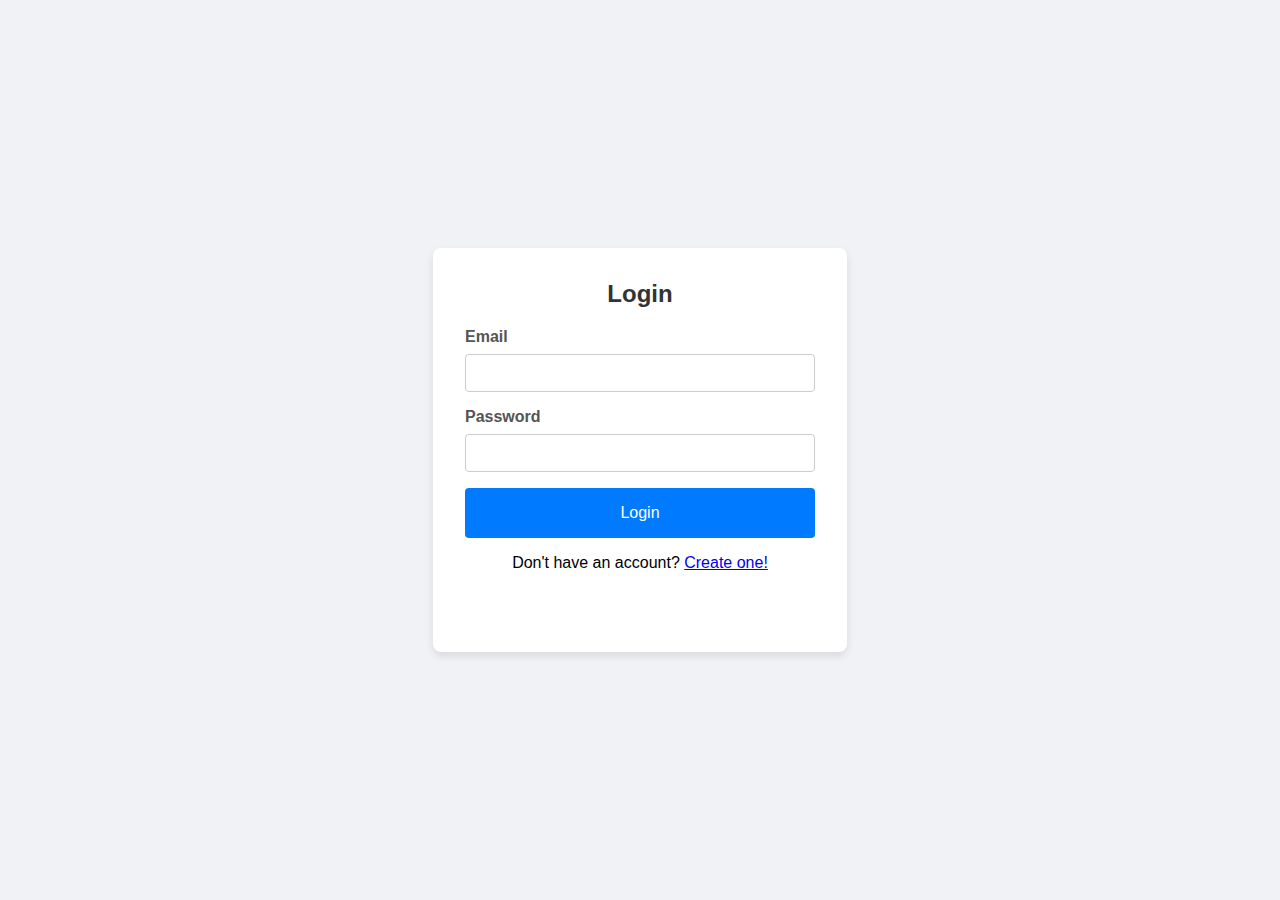
<file: index.html>
<!DOCTYPE html>
<html lang="en">
<head>
    <meta charset="UTF-8">
    <meta name="viewport" content="width=device-width, initial-scale=1.0">
    <title>Login / Sign Up</title>
    <link rel="stylesheet" href="style.css">
</head>
<body>
    <div class="container">
        <form id="login-form">
            <h2>Login</h2>
            <div class="input-group">
                <label for="login-email">Email</label>
                <input type="email" id="login-email" required>
            </div>
            <div class="input-group">
                <label for="login-password">Password</label>
                <input type="password" id="login-password" required>
            </div>
            <button type="submit">Login</button>
            <p>Don't have an account? <a href="#" id="show-signup">Create one!</a></p>
        </form>

        <form id="signup-form" class="hidden">
            <h2>Create Account</h2>
            <div class="input-group">
                <label for="signup-email">Email</label>
                <input type="email" id="signup-email" required>
            </div>
            <div class="input-group">
                <label for="signup-password">Password</label>
                <input type="password" id="signup-password" required>
            </div>
            <button type="submit">Sign Up</button>
            <p>Already have an account? <a href="#" id="show-login">Login here!</a></p>
        </form>

        <div id="message" class="message"></div>
    </div>
    <script src="script.js"></script>
</body>
</html>
</file>
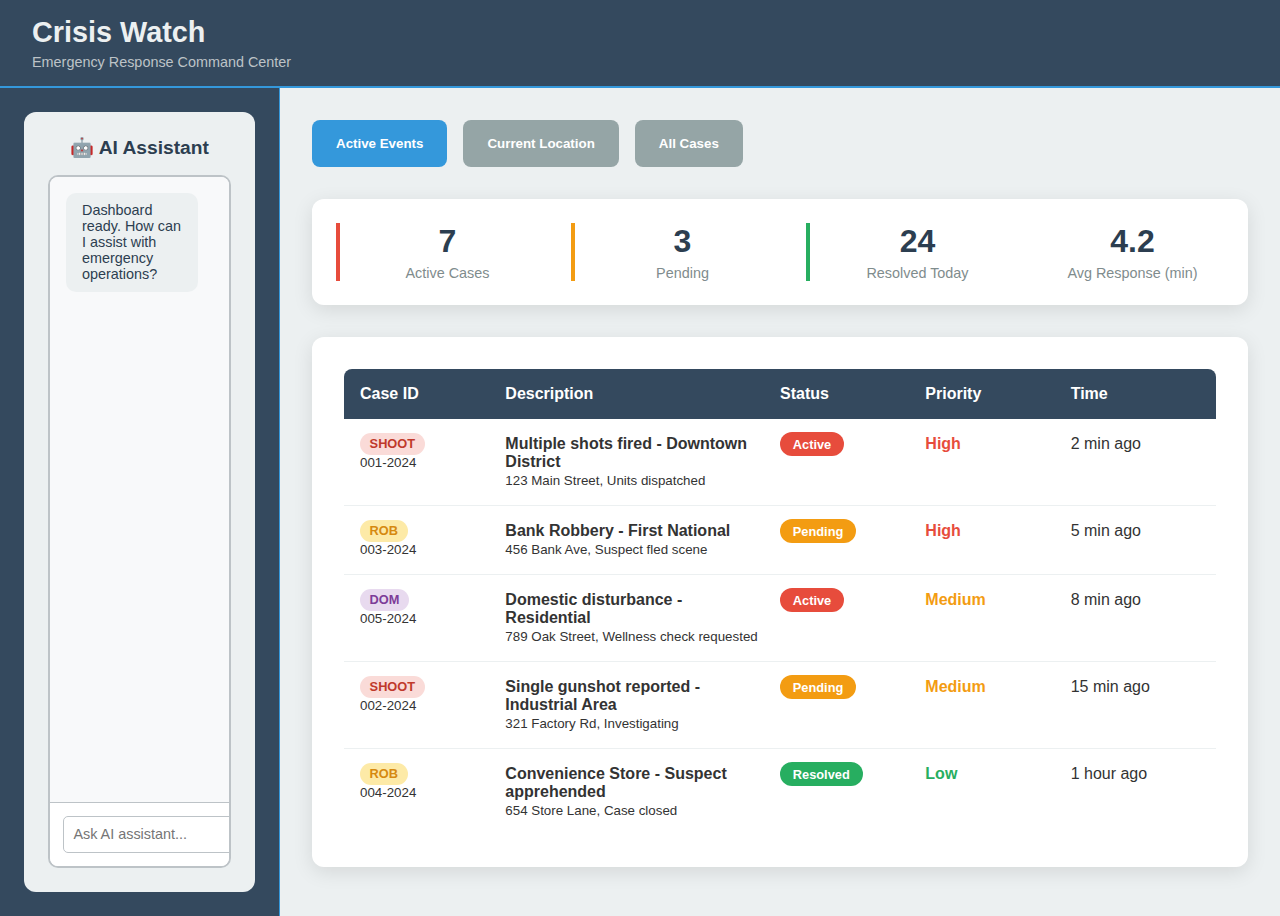
<file: landingpage.html>
<!DOCTYPE html>
<html lang="en">
<head>
    <meta charset="UTF-8">
    <meta name="viewport" content="width=device-width, initial-scale=1.0">
    <title>Crisis Watch</title>
    <link rel="stylesheet" href="./landingpagestyle.css">
</head>
<body>
    <div class="dashboard-container">
        <div class="header">
            <h1>Crisis Watch</h1>
            <div class="subtitle">Emergency Response Command Center</div>
        </div>

        <div class="sidebar">
            <div class="chat-section">
                <div class="chat-title">🤖 AI Assistant</div>
                <div class="chat-container">
                    <div class="chat-messages" id="chatMessages">
                        <div class="message bot-message">
                            Dashboard ready. How can I assist with emergency operations?
                        </div>
                    </div>
                    <div class="chat-input-container">
                        <input type="text" class="chat-input" id="chatInput" placeholder="Ask AI assistant..." autocomplete="off">
                        <button class="send-btn" onclick="sendMessage()">Send</button>
                    </div>
                </div>
            </div>
        </div>

        <div class="main-content">
            <div class="dashboard-header">
                <button class="action-btn active" onclick="filterCases('active')">Active Events</button>
                <button class="action-btn" onclick="filterCases('current')">Current Location</button>
                <button class="action-btn" onclick="filterCases('all')">All Cases</button>
            </div>

            <div class="stats-bar">
                <div class="stat-item stat-active">
                    <div class="stat-number" id="activeCount">7</div>
                    <div class="stat-label">Active Cases</div>
                </div>
                <div class="stat-item stat-pending">
                    <div class="stat-number" id="pendingCount">3</div>
                    <div class="stat-label">Pending</div>
                </div>
                <div class="stat-item stat-resolved">
                    <div class="stat-number" id="resolvedCount">24</div>
                    <div class="stat-label">Resolved Today</div>
                </div>
                <div class="stat-item">
                    <div class="stat-number" id="responseTime">4.2</div>
                    <div class="stat-label">Avg Response (min)</div>
                </div>
            </div>

            <div class="cases-grid">
                <div class="grid-header">
                    <div>Case ID</div>
                    <div>Description</div>
                    <div>Status</div>
                    <div>Priority</div>
                    <div>Time</div>
                </div>
                
                <div id="casesContainer">
                    <div class="case-row" data-status="active">
                        <div>
                            <span class="case-type type-shooting">SHOOT</span>
                            <br><small>001-2024</small>
                        </div>
                        <div>
                            <strong>Multiple shots fired - Downtown District</strong>
                            <br><small>123 Main Street, Units dispatched</small>
                        </div>
                        <div><span class="status-badge status-active">Active</span></div>
                        <div><span class="priority-high">High</span></div>
                        <div>2 min ago</div>
                    </div>
                    
                    <div class="case-row" data-status="pending">
                        <div>
                            <span class="case-type type-robbery">ROB</span>
                            <br><small>003-2024</small>
                        </div>
                        <div>
                            <strong>Bank Robbery - First National</strong>
                            <br><small>456 Bank Ave, Suspect fled scene</small>
                        </div>
                        <div><span class="status-badge status-pending">Pending</span></div>
                        <div><span class="priority-high">High</span></div>
                        <div>5 min ago</div>
                    </div>
                    
                    <div class="case-row" data-status="active">
                        <div>
                            <span class="case-type type-domestic">DOM</span>
                            <br><small>005-2024</small>
                        </div>
                        <div>
                            <strong>Domestic disturbance - Residential</strong>
                            <br><small>789 Oak Street, Wellness check requested</small>
                        </div>
                        <div><span class="status-badge status-active">Active</span></div>
                        <div><span class="priority-medium">Medium</span></div>
                        <div>8 min ago</div>
                    </div>
                    
                    <div class="case-row" data-status="pending">
                        <div>
                            <span class="case-type type-shooting">SHOOT</span>
                            <br><small>002-2024</small>
                        </div>
                        <div>
                            <strong>Single gunshot reported - Industrial Area</strong>
                            <br><small>321 Factory Rd, Investigating</small>
                        </div>
                        <div><span class="status-badge status-pending">Pending</span></div>
                        <div><span class="priority-medium">Medium</span></div>
                        <div>15 min ago</div>
                    </div>
                    
                    <div class="case-row" data-status="resolved">
                        <div>
                            <span class="case-type type-robbery">ROB</span>
                            <br><small>004-2024</small>
                        </div>
                        <div>
                            <strong>Convenience Store - Suspect apprehended</strong>
                            <br><small>654 Store Lane, Case closed</small>
                        </div>
                        <div><span class="status-badge status-resolved">Resolved</span></div>
                        <div><span class="priority-low">Low</span></div>
                        <div>1 hour ago</div>
                    </div>
                </div>
            </div>
        </div>
    </div>

    <script>
        // Chat functionality
        function sendMessage() {
            const input = document.getElementById('chatInput');
            const message = input.value.trim();
            
            if (message) {
                addMessage(message, 'user');
                input.value = '';
                
                setTimeout(() => {
                    generateBotResponse(message);
                }, 1000);
            }
        }

        function addMessage(text, sender) {
            const messagesContainer = document.getElementById('chatMessages');
            const messageDiv = document.createElement('div');
            messageDiv.className = `message ${sender}-message`;
            messageDiv.textContent = text;
            
            messagesContainer.appendChild(messageDiv);
            messagesContainer.scrollTop = messagesContainer.scrollHeight;
        }

        function generateBotResponse(userMessage) {
            const responses = [
                "Units dispatched to location. ETA 4 minutes.",
                "Case logged. Priority level assessed as HIGH.",
                "Emergency protocols activated. All units notified.",
                "Location confirmed. Sending backup support.",
                "Situation analysis complete. Recommendations sent.",
                "Database updated. Cross-referencing similar incidents."
            ];
            
            const randomResponse = responses[Math.floor(Math.random() * responses.length)];
            addMessage(randomResponse, 'bot');
        }

        // Filter functionality
        function filterCases(filter) {
            const buttons = document.querySelectorAll('.action-btn');
            const rows = document.querySelectorAll('.case-row');
            
            // Update active button
            buttons.forEach(btn => btn.classList.remove('active'));
            event.target.classList.add('active');
            
            // Filter rows
            rows.forEach(row => {
                if (filter === 'all') {
                    row.style.display = 'grid';
                } else if (filter === 'active') {
                    const status = row.dataset.status;
                    row.style.display = (status === 'active') ? 'grid' : 'none';
                } else if (filter === 'current') {
                    // Show all for demo - in real app would filter by location
                    row.style.display = 'grid';
                }
            });
            
            updateStats();
        }

        function updateStats() {
            const visibleRows = document.querySelectorAll('.case-row[style*="grid"], .case-row:not([style])');
            const activeCount = Array.from(visibleRows).filter(row => 
                row.dataset.status === 'active'
            ).length;
            const pendingCount = Array.from(visibleRows).filter(row => 
                row.dataset.status === 'pending'
            ).length;
            
            document.getElementById('activeCount').textContent = activeCount;
            document.getElementById('pendingCount').textContent = pendingCount;
        }

        // Handle Enter key in chat
        document.getElementById('chatInput').addEventListener('keypress', function(e) {
            if (e.key === 'Enter') {
                sendMessage();
            }
        });

        // Update case times periodically
        function updateCaseTimes() {
            const timeElements = document.querySelectorAll('.case-row > div:last-child');
            timeElements.forEach(element => {
                const currentText = element.textContent;
                if (currentText.includes('min ago')) {
                    const minutes = parseInt(currentText);
                    if (!isNaN(minutes) && minutes < 60) {
                        element.textContent = `${minutes + 1} min ago`;
                    }
                }
            });
        }

        setInterval(updateCaseTimes, 60000);

        // Add click interactions
        document.querySelectorAll('.case-row').forEach(row => {
            row.addEventListener('click', function() {
                this.style.background = '#e3f2fd';
                setTimeout(() => {
                    this.style.background = '';
                }, 300);
            });
        });
    </script>
</body>
</html>
</file>
<file: style.css>
body {
    font-family: sans-serif;
    background-color: #f0f2f5;
    display: flex;
    justify-content: center;
    align-items: center;
    height: 100vh;
    margin: 0;
}

.container {
    background: white;
    padding: 2em;
    border-radius: 8px;
    box-shadow: 0 4px 8px rgba(0, 0, 0, 0.1);
    width: 350px;
    text-align: center;
}

h2 {
    margin-top: 0;
    color: #333;
}

.input-group {
    margin-bottom: 1em;
    text-align: left;
}

label {
    display: block;
    margin-bottom: 0.5em;
    font-weight: bold;
    color: #555;
}

input[type="email"],
input[type="password"] {
    width: 100%;
    padding: 0.8em;
    border: 1px solid #ccc;
    border-radius: 4px;
    box-sizing: border-box;
}

button {
    width: 100%;
    padding: 1em;
    border: none;
    border-radius: 4px;
    background-color: #007bff;
    color: white;
    font-size: 1em;
    cursor: pointer;
    transition: background-color 0.3s ease;
}

button:hover {
    background-color: #0056b3;
}

.hidden {
    display: none;
}

.message {
    margin-top: 1em;
    padding: 1em;
    border-radius: 4px;
    font-weight: bold;
}

.message.success {
    background-color: #d4edda;
    color: #155724;
    border-color: #c3e6cb;
}

.message.error {
    background-color: #f8d7da;
    color: #721c24;
    border-color: #f5c6cb;
}
</file>
<file: landingpagestyle.css>
* {
            margin: 0;
            padding: 0;
            box-sizing: border-box;
        }

        body {
            font-family: 'Segoe UI', Tahoma, Geneva, Verdana, sans-serif;
            background: #2c3e50;
            color: #333;
            height: 100vh;
            overflow: hidden;
        }

        .dashboard-container {
            display: grid;
            grid-template-columns: 280px 1fr;
            grid-template-rows: auto 1fr;
            height: 100vh;
            gap: 0;
        }

        .header {
            grid-column: 1 / -1;
            background: #34495e;
            padding: 1rem 2rem;
            border-bottom: 2px solid #3498db;
        }

        .header h1 {
            color: #ecf0f1;
            font-size: 1.8rem;
            font-weight: 700;
        }

        .subtitle {
            color: #bdc3c7;
            font-size: 0.9rem;
            margin-top: 0.3rem;
        }

        .sidebar {
            background: #34495e;
            padding: 1.5rem;
            border-right: 1px solid #3498db;
        }

        .chat-section {
            background: #ecf0f1;
            border-radius: 12px;
            padding: 1.5rem;
            height: calc(100vh - 120px);
            display: flex;
            flex-direction: column;
        }

        .chat-title {
            color: #2c3e50;
            font-size: 1.2rem;
            font-weight: 600;
            margin-bottom: 1rem;
            text-align: center;
        }

        .chat-container {
            flex: 1;
            border: 2px solid #bdc3c7;
            border-radius: 10px;
            display: flex;
            flex-direction: column;
            overflow: hidden;
            background: white;
        }

        .chat-messages {
            flex: 1;
            padding: 1rem;
            overflow-y: auto;
            background: #f8f9fa;
        }

        .message {
            margin-bottom: 0.8rem;
            padding: 0.6rem 1rem;
            border-radius: 10px;
            max-width: 90%;
            font-size: 0.9rem;
        }

        .user-message {
            background: #3498db;
            color: white;
            align-self: flex-end;
            margin-left: auto;
        }

        .bot-message {
            background: #ecf0f1;
            color: #2c3e50;
            align-self: flex-start;
        }

        .chat-input-container {
            padding: 0.8rem;
            border-top: 1px solid #bdc3c7;
            background: white;
            display: flex;
            gap: 0.5rem;
        }

        .chat-input {
            flex: 1;
            padding: 0.6rem;
            border: 1px solid #bdc3c7;
            border-radius: 5px;
            outline: none;
            font-size: 0.9rem;
        }

        .send-btn {
            background: #3498db;
            color: white;
            border: none;
            padding: 0.6rem 1rem;
            border-radius: 5px;
            cursor: pointer;
            font-size: 0.9rem;
        }

        .main-content {
            background: #ecf0f1;
            padding: 2rem;
            overflow-y: auto;
        }

        .dashboard-header {
            display: flex;
            gap: 1rem;
            margin-bottom: 2rem;
        }

        .action-btn {
            background: #95a5a6;
            color: white;
            border: none;
            padding: 1rem 1.5rem;
            border-radius: 8px;
            cursor: pointer;
            font-weight: 600;
            transition: all 0.3s ease;
        }

        .action-btn.active {
            background: #3498db;
        }

        .action-btn:hover {
            transform: translateY(-2px);
            box-shadow: 0 4px 15px rgba(0, 0, 0, 0.2);
        }

        .cases-grid {
            background: white;
            border-radius: 12px;
            padding: 2rem;
            box-shadow: 0 5px 20px rgba(0, 0, 0, 0.1);
        }

        .grid-header {
            display: grid;
            grid-template-columns: 1fr 2fr 1fr 1fr 1fr;
            gap: 1rem;
            padding: 1rem;
            background: #34495e;
            color: white;
            font-weight: 600;
            border-radius: 8px 8px 0 0;
        }

        .case-row {
            display: grid;
            grid-template-columns: 1fr 2fr 1fr 1fr 1fr;
            gap: 1rem;
            padding: 1rem;
            border-bottom: 1px solid #ecf0f1;
            transition: background 0.3s ease;
            cursor: pointer;
        }

        .case-row:hover {
            background: #f8f9fa;
        }

        .case-row:last-child {
            border-bottom: none;
            border-radius: 0 0 8px 8px;
        }

        .status-badge {
            padding: 0.3rem 0.8rem;
            border-radius: 15px;
            font-size: 0.8rem;
            font-weight: 600;
            text-align: center;
        }

        .status-active {
            background: #e74c3c;
            color: white;
        }

        .status-pending {
            background: #f39c12;
            color: white;
        }

        .status-resolved {
            background: #27ae60;
            color: white;
        }

        .priority-high {
            color: #e74c3c;
            font-weight: 600;
        }

        .priority-medium {
            color: #f39c12;
            font-weight: 600;
        }

        .priority-low {
            color: #27ae60;
            font-weight: 600;
        }

        .case-type {
            padding: 0.2rem 0.6rem;
            border-radius: 12px;
            font-size: 0.8rem;
            font-weight: 600;
        }

        .type-shooting {
            background: #fadbd8;
            color: #c0392b;
        }

        .type-robbery {
            background: #fdeaa7;
            color: #d68910;
        }

        .type-domestic {
            background: #e8daef;
            color: #7d3c98;
        }

        .stats-bar {
            display: flex;
            gap: 2rem;
            margin-bottom: 2rem;
            background: white;
            padding: 1.5rem;
            border-radius: 12px;
            box-shadow: 0 5px 20px rgba(0, 0, 0, 0.1);
        }

        .stat-item {
            text-align: center;
            flex: 1;
        }

        .stat-number {
            font-size: 2rem;
            font-weight: 700;
            color: #2c3e50;
        }

        .stat-label {
            color: #7f8c8d;
            font-size: 0.9rem;
            margin-top: 0.3rem;
        }

        .stat-active { border-left: 4px solid #e74c3c; padding-left: 1rem; }
        .stat-pending { border-left: 4px solid #f39c12; padding-left: 1rem; }
        .stat-resolved { border-left: 4px solid #27ae60; padding-left: 1rem; }

        @media (max-width: 1024px) {
            .dashboard-container {
                grid-template-columns: 250px 1fr;
            }
            
            .grid-header, .case-row {
                grid-template-columns: 1fr 1.5fr 0.8fr 0.8fr 0.8fr;
                font-size: 0.9rem;
            }
        }

        @media (max-width: 768px) {
            .dashboard-container {
                grid-template-columns: 1fr;
                grid-template-rows: auto auto 1fr;
            }
            
            .sidebar {
                order: 3;
                height: 300px;
            }
            
            .main-content {
                order: 2;
            }
            
            .stats-bar {
                flex-direction: column;
                gap: 1rem;
            }
        }
</file>
